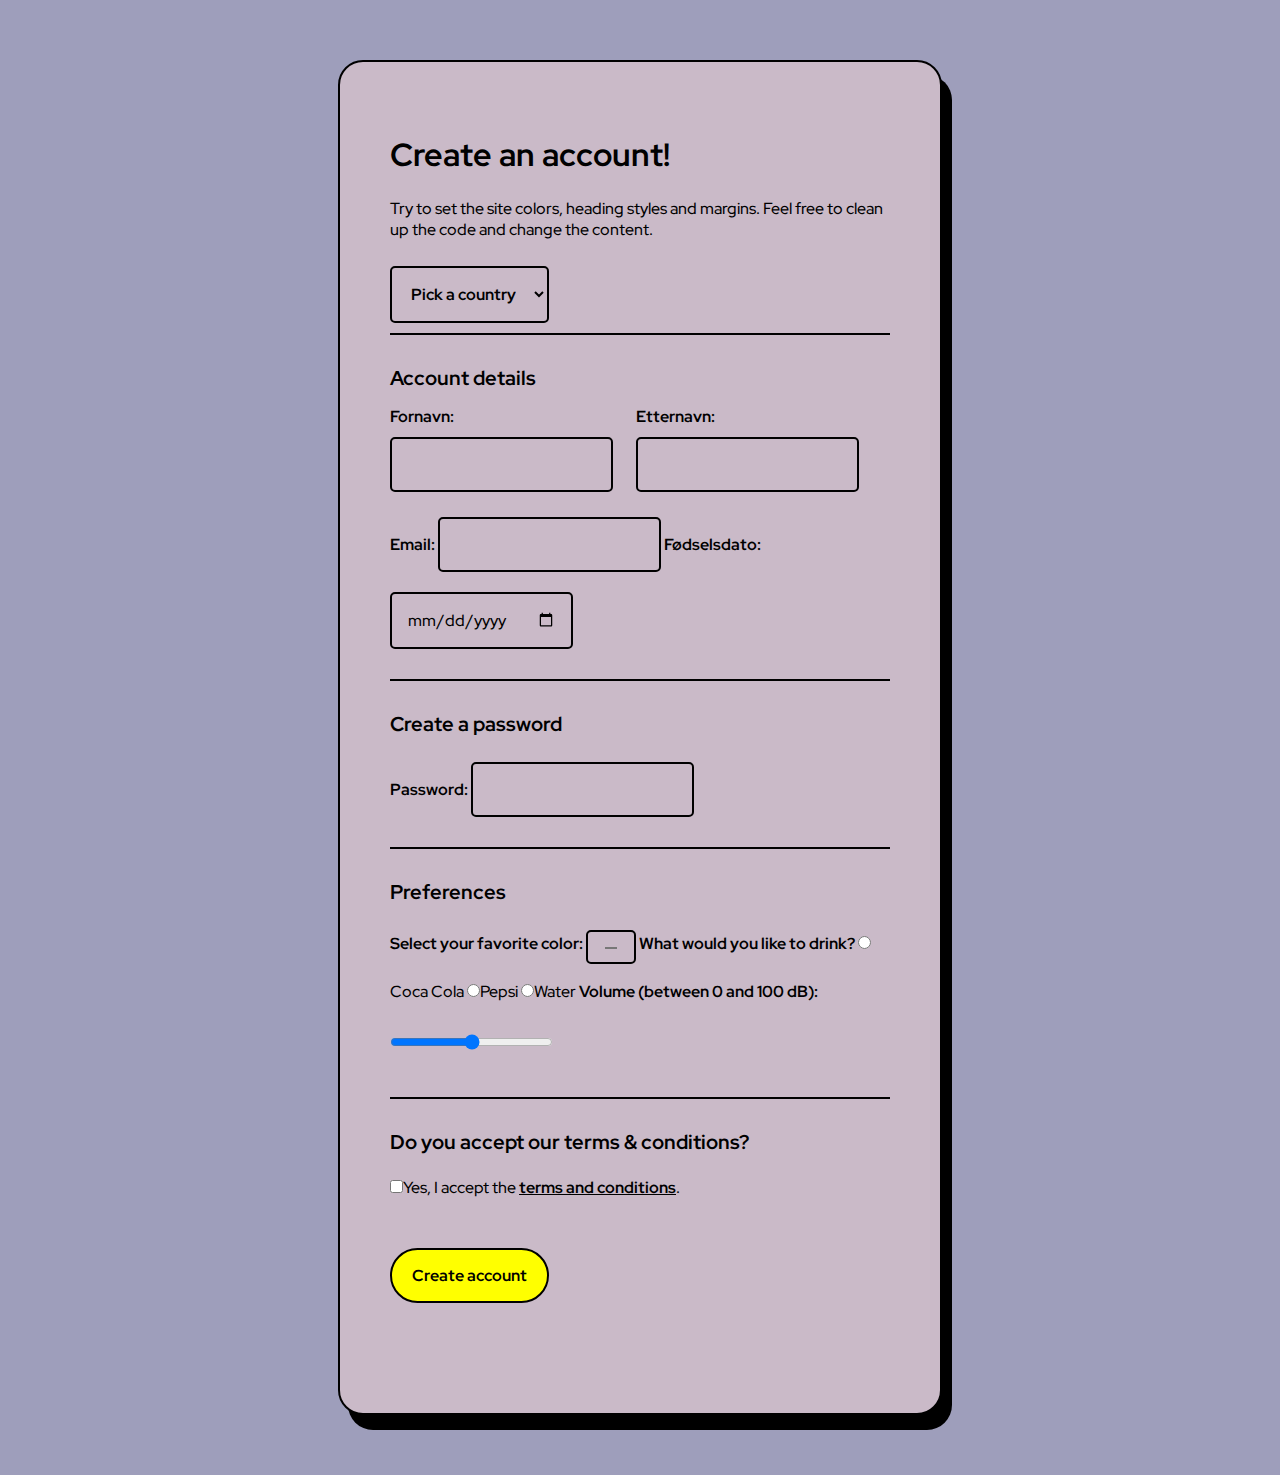
<file: index.html>
<!DOCTYPE html>
<html lang="en">

<head>
    <meta charset="utf-8" />
    <title>Buttons</title>

    <link rel="stylesheet" href="index.css">

<!-- Google Font 'Red Hat Display' -->
    <link rel="preconnect" href="https://fonts.googleapis.com">
    <link rel="preconnect" href="https://fonts.gstatic.com" crossorigin>
    <link href="https://fonts.googleapis.com/css2?family=Red+Hat+Display:wght@500;700&display=swap" rel="stylesheet">
</head>

<body>
    <div class="container">
    <form action="URL-address">

        <h1>Create an account!</h1>

        <p>Try to set the site colors, heading styles and margins. Feel free to clean up the code and change the content.</p>

            <select name="pickCountry" required>.
                <option value="">Pick a country</option>
                <option value="Polen">Polen</option>
                <option value="Italia">Italia</option>
                <option value="Hellas">Hellas</option>
                <option value="Rogaland">Rogaland</option>
            </select>

        <div class="section border-top">
            <h2>Account details</h2>
            
            <div class="columns">
                <div class="col-left">
                    <label for="fname">Fornavn: </label>
                    <input type="text" id="fname" name="fname">
                </div>
                <div class="col-right">
                    <label for="lname">Etternavn: </label>
                    <input type="text" id="lname" name="lname">
                </div>
            </div>
            
            <label for="email">Email:</label>
            <input type="email" id="email" name="email">
            <label for="birthday">Fødselsdato:</label>
            <input type="date" id="birthday" name="birthday">
            
        </div>

        <div class="section border-top">
            <h2>Create a password</h2>

            <label for="pwd">Password:</label>
            <input type="password" id="pwd" name="pwd" minlength="8">
        </div>

        <div class="section border-top">
            <h2>Preferences</h2>
        
            <label for="favcolor">Select your favorite color:</label>
            <input type="color" id="favcolor" name="favcolor" value="#ff0000">

            <label>What would you like to drink?</label>
            <input type="radio" value="brus" name="rbDrikke">Coca Cola
            <input type="radio" value="brus" name="rbDrikke">Pepsi
            <input type="radio" value="brus" name="rbDrikke">Water

            <label for="vol">Volume (between 0 and 100 dB):</label>
            <input type="range" id="vol" name="vol" min="0" max="100">
        </div>

        <div class="section border-top">
            <h2>Do you accept our terms & conditions?</h2>
            <input type="checkbox" name="t&a">Yes, I accept the <a href="buttons.html">terms and conditions</a>.
        </div>

        <div class="section">
            <input class="form-button" type="submit" value="Create account">
        </div>

    </form>
    </div>
</body>

</html>
</file>
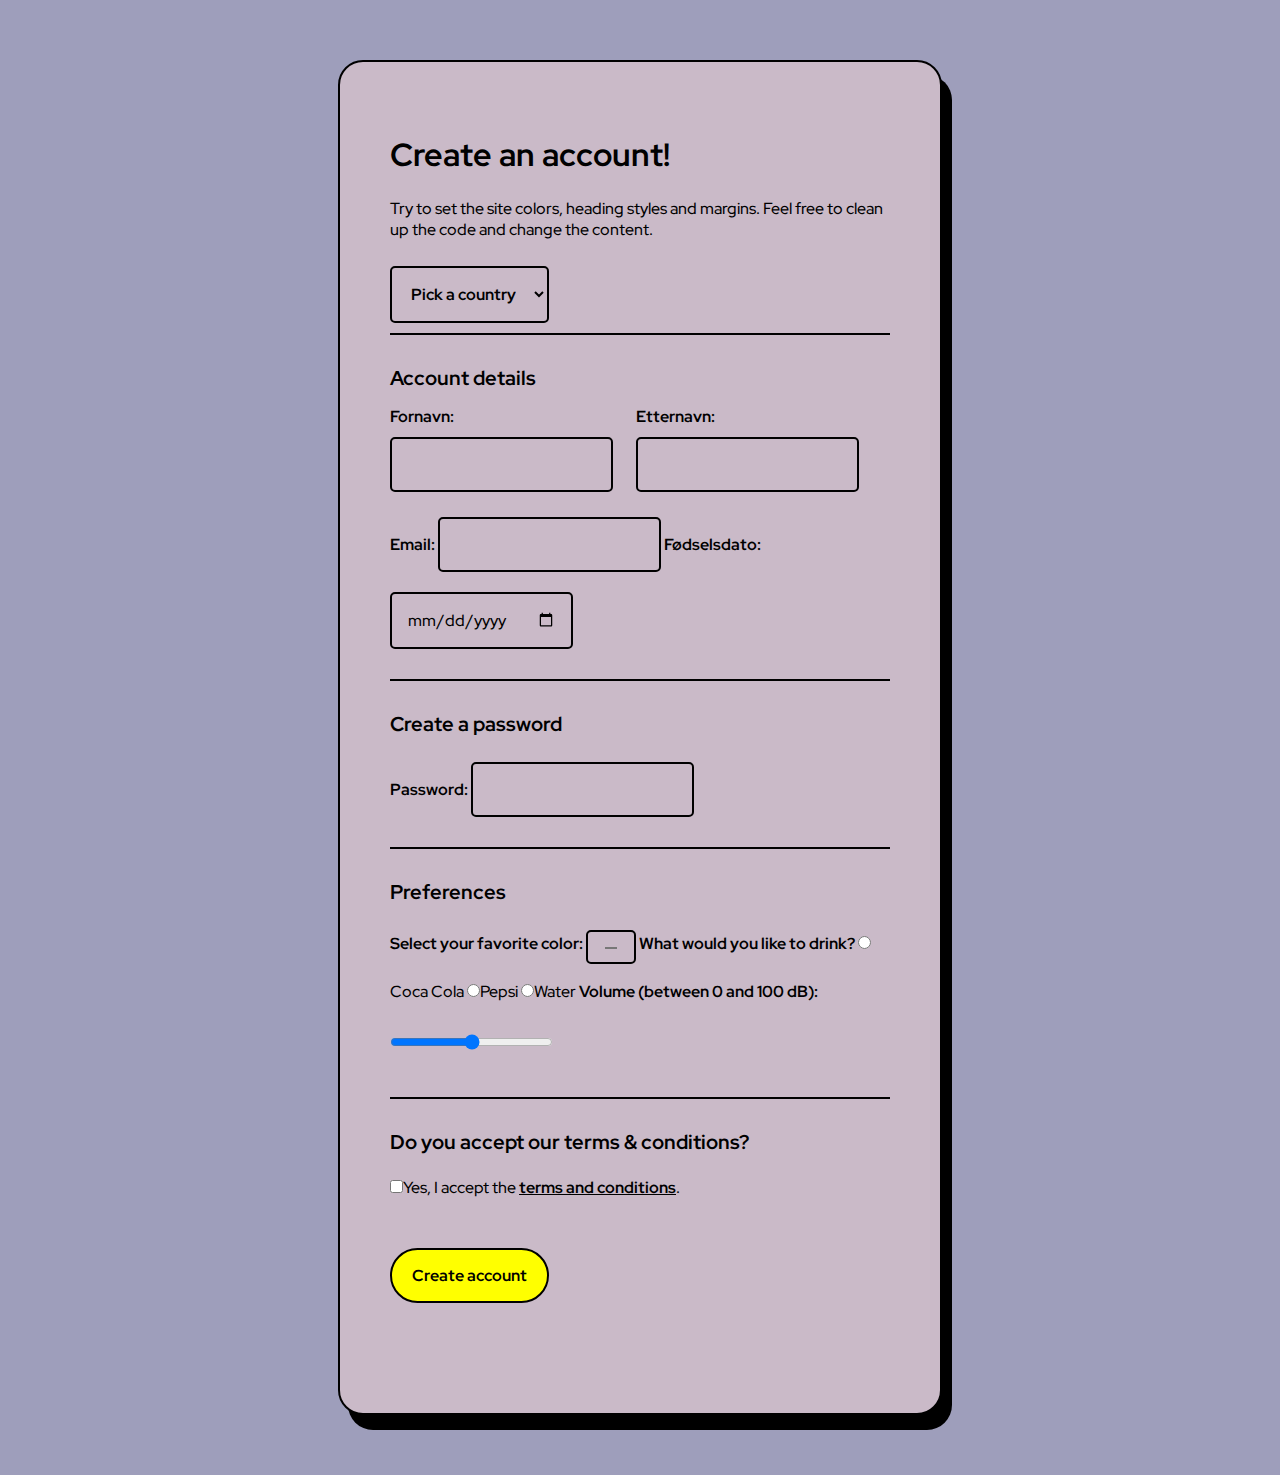
<file: buttons.html>
<!DOCTYPE html>
<html lang="en">

<head>
    <meta charset="utf-8" />
    <title>Buttons</title>

    <link rel="stylesheet" href="buttons.css">

<!-- Google Font 'Red Hat Display' -->
    <link rel="preconnect" href="https://fonts.googleapis.com">
    <link rel="preconnect" href="https://fonts.gstatic.com" crossorigin>
    <link href="https://fonts.googleapis.com/css2?family=Red+Hat+Display:wght@500;700&display=swap" rel="stylesheet">
</head>

<body>
    <div class="container">
    <form action="URL-address">

        <h1>Create an account!</h1>

        <p>Try to set the site colors, heading styles and margins. Feel free to clean up the code and change the content.</p>

            <select name="pickCountry" required>.
                <option value="">Pick a country</option>
                <option value="Polen">Polen</option>
                <option value="Italia">Italia</option>
                <option value="Hellas">Hellas</option>
                <option value="Rogaland">Rogaland</option>
            </select>

        <div class="section border-top">
            <h2>Account details</h2>
            
            <div class="columns">
                <div class="col-left">
                    <label for="fname">Fornavn: </label>
                    <input type="text" id="fname" name="fname">
                </div>
                <div class="col-right">
                    <label for="lname">Etternavn: </label>
                    <input type="text" id="lname" name="lname">
                </div>
            </div>
            
            <label for="email">Email:</label>
            <input type="email" id="email" name="email">
            <label for="birthday">Fødselsdato:</label>
            <input type="date" id="birthday" name="birthday">
            
        </div>

        <div class="section border-top">
            <h2>Create a password</h2>

            <label for="pwd">Password:</label>
            <input type="password" id="pwd" name="pwd" minlength="8">
        </div>

        <div class="section border-top">
            <h2>Preferences</h2>
        
            <label for="favcolor">Select your favorite color:</label>
            <input type="color" id="favcolor" name="favcolor" value="#ff0000">

            <label>What would you like to drink?</label>
            <input type="radio" value="brus" name="rbDrikke">Coca Cola
            <input type="radio" value="brus" name="rbDrikke">Pepsi
            <input type="radio" value="brus" name="rbDrikke">Water

            <label for="vol">Volume (between 0 and 100 dB):</label>
            <input type="range" id="vol" name="vol" min="0" max="100">
        </div>

        <div class="section border-top">
            <h2>Do you accept our terms & conditions?</h2>
            <input type="checkbox" name="t&a">Yes, I accept the <a href="buttons.html">terms and conditions</a>.
        </div>

        <div class="section">
            <input class="form-button" type="submit" value="Create account">
        </div>

    </form>
    </div>
</body>

</html>
</file>
<file: index.css>
body,.form-button,input,select,option {
    font-family: "Red Hat Display", sans-serif;
    font-size: 16px;
    font-weight: 500;
    background: rgb(158, 158, 187);
    margin: 10px auto;
}

h2 {
    font-size: 20px;
    margin: 15px auto;
}

.container {
    max-width: 500px;
    margin: 60px auto;
    padding: 50px 50px 80px 50px;
    box-shadow: 10px 15px #000;
    background: rgb(202, 186, 200);
    border-radius: 25px;
    border: 2px solid #000;
}

.columns {
    display: flex;
}

.col-left {
    margin: 0 5px 0 0;
}

.col-right {
    margin: 0 0 5px 0;
}

input,select,option {
    background: none;
    border: 2px solid #000;
    padding: 15px;
    border-radius: 5px;
}

.form-button {
    background: yellow;
    border-radius: 50px;
    min-width: 120px;
    font-weight: 700;
    padding: 15px 20px;
}

.form-button:hover {
    background: rgb(158, 158, 187);
    box-shadow: inset 5em 1em gold, 2px 5px #000;
}

.border-top {
    border-top: 2px solid #000;
}

.section {
    padding: 15px 0 20px 0;
}

a,label,select {
    font-weight: 700;
    color: #000;
}

a:hover {
    color: rgb(53, 53, 105);
}
</file>
<file: buttons.css>
body,.form-button,input,select,option {
    font-family: "Red Hat Display", sans-serif;
    font-size: 16px;
    font-weight: 500;
    background: rgb(158, 158, 187);
    margin: 10px auto;
}

h2 {
    font-size: 20px;
    margin: 15px auto;
}

.container {
    max-width: 500px;
    margin: 60px auto;
    padding: 50px 50px 80px 50px;
    box-shadow: 10px 15px #000;
    background: rgb(202, 186, 200);
    border-radius: 25px;
    border: 2px solid #000;
}

.columns {
    display: flex;
}

.col-left {
    margin: 0 5px 0 0;
}

.col-right {
    margin: 0 0 5px 0;
}

input,select,option {
    background: none;
    border: 2px solid #000;
    padding: 15px;
    border-radius: 5px;
}

.form-button {
    background: yellow;
    border-radius: 50px;
    min-width: 120px;
    font-weight: 700;
    padding: 15px 20px;
}

.form-button:hover {
    background: rgb(158, 158, 187);
    box-shadow: inset 5em 1em gold, 2px 5px #000;
}

.border-top {
    border-top: 2px solid #000;
}

.section {
    padding: 15px 0 20px 0;
}

a,label,select {
    font-weight: 700;
    color: #000;
}

a:hover {
    color: rgb(53, 53, 105);
}
</file>
